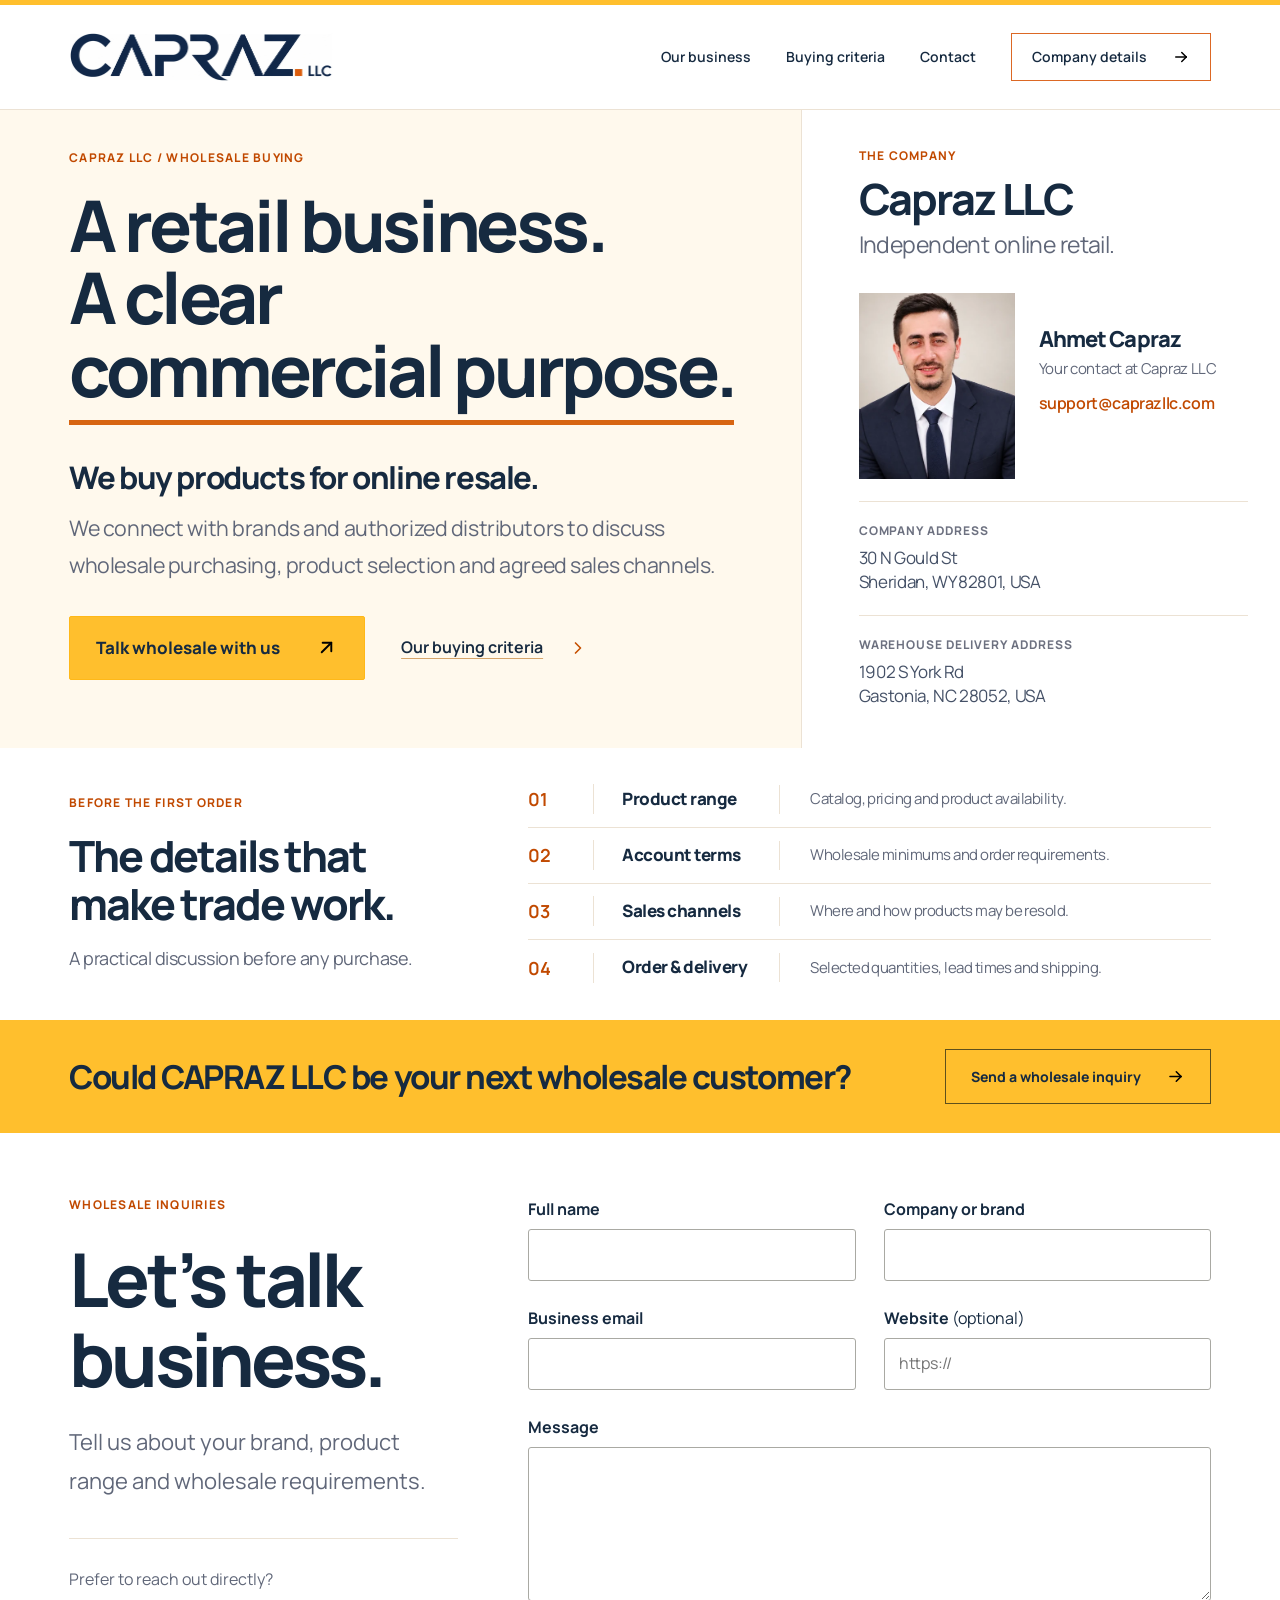
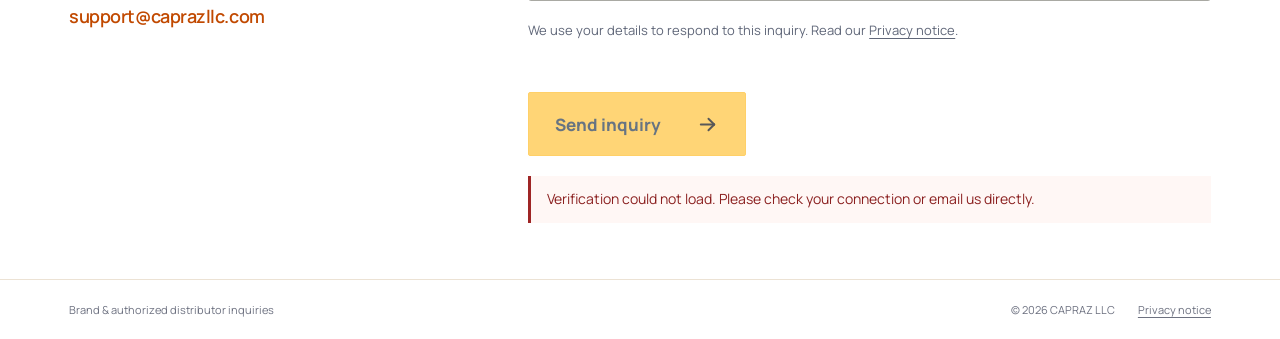
<file: index.html>
<!doctype html>
<html lang="en">
<head>
<meta charset="utf-8">
<meta name="viewport" content="width=device-width,initial-scale=1">
<title>CAPRAZ LLC | Wholesale purchasing &amp; online retail</title>
<meta name="description" content="CAPRAZ LLC buys products for online resale. Connect with us about wholesale purchasing, product selection, account terms and agreed sales channels.">
<meta name="theme-color" content="#162a40">
<link rel="canonical" href="https://caprazllc.com/">
<meta property="og:type" content="website">
<meta property="og:title" content="CAPRAZ LLC — Wholesale purchasing &amp; online retail">
<meta property="og:description" content="A retail business. A clear commercial purpose. Talk wholesale with CAPRAZ LLC.">
<meta property="og:url" content="https://caprazllc.com/">
<meta property="og:image" content="https://caprazllc.com/assets/share-orange.png">
<meta property="og:image:alt" content="CAPRAZ LLC">
<meta name="twitter:card" content="summary_large_image">
<link rel="icon" href="assets/favicon.ico">
<link rel="icon" type="image/png" sizes="32x32" href="assets/icon-32.png">
<link rel="apple-touch-icon" href="assets/icon-180.png">
<link rel="preload" href="assets/fonts/manrope-variable.ttf" as="font" type="font/ttf" crossorigin>
<link rel="stylesheet" href="styles.css?v=20261023-7">
<script src="contact-config.js?v=20261023-7"></script>
<script src="script.js?v=20261023-7" defer></script>
<script type="application/ld+json">{"@context":"https://schema.org","@type":"Organization","name":"CAPRAZ LLC","url":"https://caprazllc.com/","email":"support@caprazllc.com","logo":"https://caprazllc.com/assets/capraz-logo-orange.png","address":{"@type":"PostalAddress","streetAddress":"30 N Gould St","addressLocality":"Sheridan","addressRegion":"WY","postalCode":"82801","addressCountry":"US"}}</script>
</head>
<body id="top">
<a class="skip" href="#main">Skip to content</a>
<header class="site-header">
  <div class="wrap nav-row">
    <a class="brand" href="#top" aria-label="CAPRAZ LLC home"><img src="assets/capraz-logo-orange.webp" alt="CAPRAZ LLC" width="2153" height="400"></a>
    <button class="menu-toggle" type="button" aria-expanded="false" aria-controls="navigation"><span>Menu</span><img class="icon" src="assets/icons/menu-2.svg" width="22" height="22" alt=""></button>
    <nav id="navigation" aria-label="Main navigation">
      <a href="#business">Our business</a>
      <a href="#buying-criteria">Buying criteria</a>
      <a href="#contact">Contact</a>
      <a class="nav-contact" href="#company">Company details <img class="icon" src="assets/icons/arrow-right.svg" width="20" height="20" alt=""></a>
    </nav>
  </div>
</header>
<main id="main" tabindex="-1">
  <section class="business-hero" id="business" aria-labelledby="hero-title">
    <div class="hero-message">
      <p class="eyebrow">CAPRAZ LLC / Wholesale buying</p>
      <h1 id="hero-title">A retail business.<br>A clear<br><span>commercial purpose.</span></h1>
      <p class="hero-statement">We buy products for online resale.</p>
      <p class="hero-intro">We connect with brands and authorized distributors to discuss wholesale purchasing, product selection and agreed sales channels.</p>
      <div class="hero-actions">
        <a class="button" href="#inquiry">Talk wholesale with us <img class="icon" src="assets/icons/arrow-up-right.svg" width="24" height="24" alt=""></a>
        <a class="quiet-link" href="#buying-criteria"><span>Our buying criteria</span><img class="icon" src="assets/icons/chevron-right-orange.svg" width="20" height="20" alt=""></a>
      </div>
    </div>
    <aside class="company-panel" id="company" aria-labelledby="company-title">
      <div class="company-inner">
        <p class="eyebrow">The company</p>
        <h2 id="company-title">Capraz LLC</h2>
        <p class="company-description">Independent online retail.</p>
        <div class="contact-person">
          <div class="portrait-slot"><img class="contact-portrait" src="assets/ahmet-capraz-480.webp" srcset="assets/ahmet-capraz-480.webp 480w, assets/ahmet-capraz-800.webp 800w" sizes="(max-width: 760px) 120px, 156px" width="1122" height="1402" alt="Ahmet Capraz, your contact at CAPRAZ LLC" fetchpriority="high"></div>
          <div class="person-details"><h3>Ahmet Capraz</h3><p>Your contact at Capraz LLC</p><a class="email-link" href="mailto:support@caprazllc.com">support@caprazllc.com</a></div>
        </div>
        <div class="address-block"><h3>Company address</h3><address>30 N Gould St<br>Sheridan, WY 82801, USA</address></div>
        <div class="address-block"><h3>Warehouse delivery address</h3><address>1902 S York Rd<br>Gastonia, NC 28052, USA</address></div>
      </div>
    </aside>
  </section>
  <section class="buying-criteria" id="buying-criteria" aria-labelledby="criteria-title">
    <div class="wrap criteria-layout">
      <div class="criteria-intro"><p class="eyebrow">Before the first order</p><h2 id="criteria-title">The details that<br>make trade work.</h2><p>A practical discussion before any purchase.</p></div>
      <ol class="criteria-list">
        <li><span class="criterion-number" aria-hidden="true">01</span><h3>Product range</h3><p>Catalog, pricing and product availability.</p></li>
        <li><span class="criterion-number" aria-hidden="true">02</span><h3>Account terms</h3><p>Wholesale minimums and order requirements.</p></li>
        <li><span class="criterion-number" aria-hidden="true">03</span><h3>Sales channels</h3><p>Where and how products may be resold.</p></li>
        <li><span class="criterion-number" aria-hidden="true">04</span><h3>Order &amp; delivery</h3><p>Selected quantities, lead times and shipping.</p></li>
      </ol>
    </div>
  </section>
  <section class="trade-contact" id="contact" aria-labelledby="contact-title">
    <div class="wrap trade-contact-row">
      <h2 id="contact-title">Could CAPRAZ LLC be your next wholesale customer?</h2>
      <a class="contact-button" href="#inquiry"><span>Send a wholesale inquiry</span><img class="icon" src="assets/icons/arrow-right.svg" width="20" height="20" alt=""></a>
    </div>
  </section>
  <section class="inquiry-section" id="inquiry" aria-labelledby="inquiry-title">
    <div class="wrap inquiry-layout">
      <div class="inquiry-copy"><p class="eyebrow">Wholesale inquiries</p><h2 id="inquiry-title">Let’s talk<br>business.</h2><p>Tell us about your brand, product range and wholesale requirements.</p><div class="direct-contact"><p>Prefer to reach out directly?</p><a class="email-link" href="mailto:support@caprazllc.com">support@caprazllc.com</a></div></div>
      <div class="inquiry-body">
        <p id="form-availability" class="form-note" role="status">You can also contact us directly at support@caprazllc.com.</p>
        <form method="post" id="wholesale-form" aria-label="Wholesale inquiry" aria-describedby="form-privacy">
          <fieldset id="inquiry-fields" disabled>
          <div class="form-grid">
            <label>Full name<input name="name" autocomplete="name" maxlength="100" required></label>
            <label>Company or brand<input name="company" autocomplete="organization" maxlength="160" required></label>
            <label>Business email<input name="email" type="email" autocomplete="email" maxlength="254" required></label>
            <label>Website <span>(optional)</span><input name="website" type="url" autocomplete="url" placeholder="https://" maxlength="500"></label>
            <label class="full-field">Message<textarea name="message" rows="5" minlength="10" maxlength="4000" required></textarea></label>
          </div>
          <div class="form-trap" aria-hidden="true"><label>Leave this field empty<input name="companyFax" tabindex="-1" autocomplete="off"></label></div>
          <p id="form-privacy" class="privacy-note">We use your details to respond to this inquiry. Read our <a href="privacy.html">Privacy notice</a>.</p>
          
          <div id="inquiry-verification" role="group" aria-label="Security verification"></div>
          <button class="button form-submit" type="submit" disabled><span>Send inquiry</span><img class="icon" src="assets/icons/arrow-right.svg" alt="" width="20" height="20"></button>
          </fieldset>
          <p id="inquiry-error" class="form-error" role="alert" hidden></p>
          <noscript><p>Please enable JavaScript to use this form, or email <a href="mailto:support@caprazllc.com">support@caprazllc.com</a>.</p></noscript>
        </form>
        <div id="inquiry-success" class="inquiry-success" tabindex="-1" hidden><h3>Thank you for getting in touch.</h3><p id="inquiry-success-copy">Your inquiry has been submitted to CAPRAZ LLC.</p><button type="button" class="button" id="new-inquiry">Send another inquiry</button></div>
      </div>
    </div>
  </section>
</main>
<footer class="site-footer"><div class="wrap footer-bottom"><p>Brand &amp; authorized distributor inquiries</p><div><span>© 2026 CAPRAZ LLC</span><a href="privacy.html">Privacy notice</a></div></div></footer>
</body>
</html>
</file>
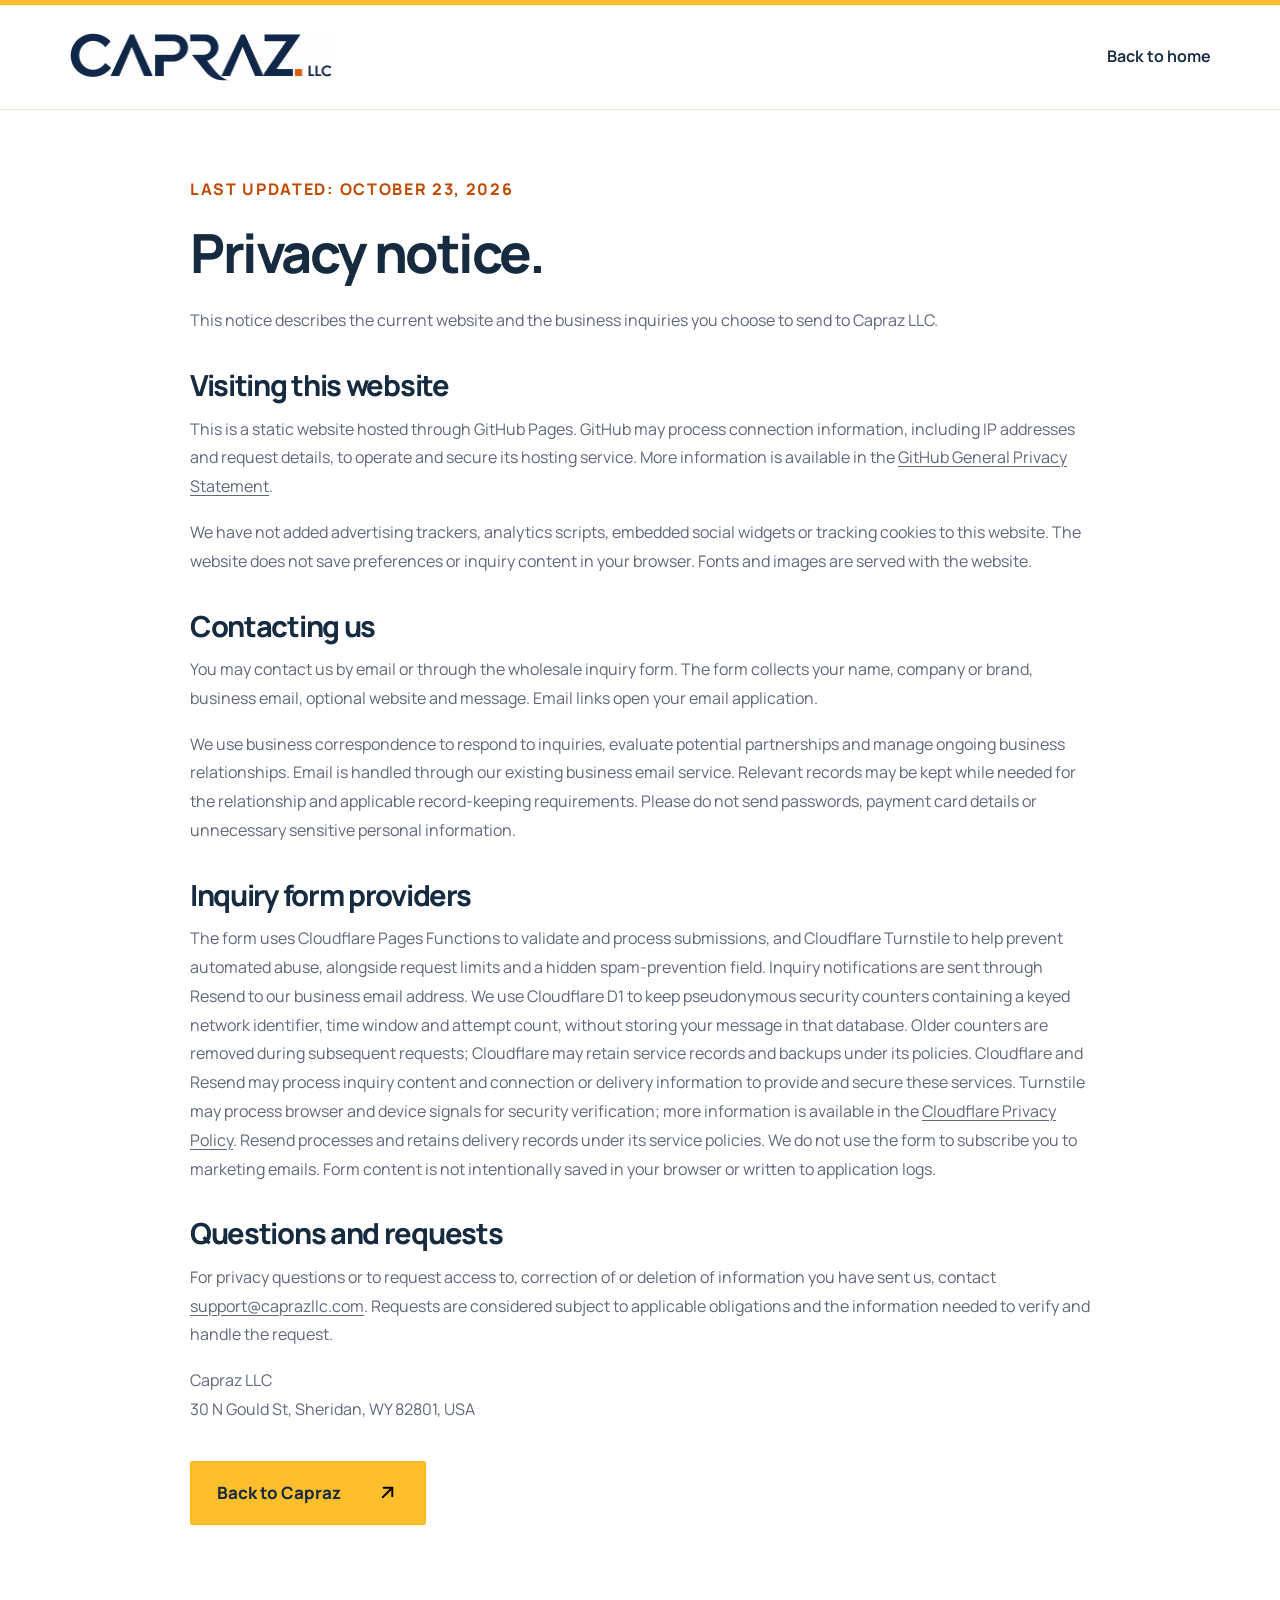
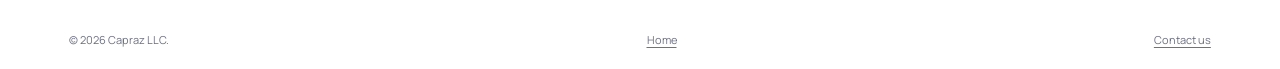
<file: privacy.html>
<!doctype html><html lang="en"><head><meta charset="utf-8"><meta name="viewport" content="width=device-width,initial-scale=1"><title>Privacy notice | Capraz LLC</title><meta name="description" content="How Capraz LLC handles this website and business email inquiries."><link rel="canonical" href="https://caprazllc.com/privacy.html"><link rel="icon" href="assets/favicon.ico"><link rel="stylesheet" href="styles.css?v=20261023-7"></head><body><header class="site-header"><div class="wrap nav-row"><a class="brand" href="./" aria-label="Capraz LLC home"><img src="assets/capraz-logo-orange.webp" width="2153" height="400" alt="Capraz LLC"></a><a class="quiet-link" href="./">Back to home</a></div></header><main class="wrap legal"><p class="eyebrow">Last updated: October 23, 2026</p><h1>Privacy notice.</h1><p>This notice describes the current website and the business inquiries you choose to send to Capraz LLC.</p><h2>Visiting this website</h2><p>This is a static website hosted through GitHub Pages. GitHub may process connection information, including IP addresses and request details, to operate and secure its hosting service. More information is available in the <a href="https://docs.github.com/en/site-policy/privacy-policies/github-general-privacy-statement">GitHub General Privacy Statement</a>.</p><p>We have not added advertising trackers, analytics scripts, embedded social widgets or tracking cookies to this website. The website does not save preferences or inquiry content in your browser. Fonts and images are served with the website.</p><h2>Contacting us</h2><p>You may contact us by email or through the wholesale inquiry form. The form collects your name, company or brand, business email, optional website and message. Email links open your email application.</p><p>We use business correspondence to respond to inquiries, evaluate potential partnerships and manage ongoing business relationships. Email is handled through our existing business email service. Relevant records may be kept while needed for the relationship and applicable record-keeping requirements. Please do not send passwords, payment card details or unnecessary sensitive personal information.</p><h2>Inquiry form providers</h2><p>The form uses Cloudflare Pages Functions to validate and process submissions, and Cloudflare Turnstile to help prevent automated abuse, alongside request limits and a hidden spam-prevention field. Inquiry notifications are sent through Resend to our business email address. We use Cloudflare D1 to keep pseudonymous security counters containing a keyed network identifier, time window and attempt count, without storing your message in that database. Older counters are removed during subsequent requests; Cloudflare may retain service records and backups under its policies. Cloudflare and Resend may process inquiry content and connection or delivery information to provide and secure these services. Turnstile may process browser and device signals for security verification; more information is available in the <a href="https://www.cloudflare.com/privacypolicy/">Cloudflare Privacy Policy</a>. Resend processes and retains delivery records under its service policies. We do not use the form to subscribe you to marketing emails. Form content is not intentionally saved in your browser or written to application logs.</p><h2>Questions and requests</h2><p>For privacy questions or to request access to, correction of or deletion of information you have sent us, contact <a href="mailto:support@caprazllc.com">support@caprazllc.com</a>. Requests are considered subject to applicable obligations and the information needed to verify and handle the request.</p><p>Capraz LLC<br>30 N Gould St, Sheridan, WY 82801, USA</p><a class="button" href="./">Back to Capraz <img class="icon" src="/assets/icons/arrow-up-right.svg" width="20" height="20" alt=""></a></main><footer class="site-footer"><div class="wrap footer-bottom"><span>© 2026 Capraz LLC.</span><a href="./">Home</a><a href="mailto:support@caprazllc.com">Contact us</a></div></footer></body></html>
</file>
<file: styles.css>
@font-face{font-family:Manrope;src:url("assets/fonts/manrope-variable.ttf") format("truetype");font-weight:200 800;font-style:normal;font-display:swap}
:root{--ink:#162a40;--text:#606779;--muted:#6d7180;--orange:#c14900;--amber:#ffbf2d;--cream:#fff9ed;--line:#ece2d4;--gutter:clamp(24px,5.4vw,96px);--max:1400px}
*{box-sizing:border-box}html{scroll-behavior:smooth;scroll-padding-top:128px}body{margin:0;background:#fff;color:var(--ink);font-family:Manrope,"Segoe UI",Arial,sans-serif;font-size:16px;line-height:1.6;-webkit-font-smoothing:antialiased}::selection{background:#ffe1a0;color:var(--ink)}a{color:inherit;text-decoration:none}button{font:inherit}img{display:block;max-width:100%;height:auto}h1,h2,h3,p,figure{margin:0}h1,h2,h3{font-weight:750;letter-spacing:-.045em;line-height:1.12}p{color:var(--text)}.wrap{width:min(calc(100% - var(--gutter)*2),var(--max));margin-inline:auto}.eyebrow{color:var(--orange);font-size:12px;font-weight:750;line-height:1.4;letter-spacing:.105em;text-transform:uppercase}.icon{display:inline-block;vertical-align:middle;width:21px;height:21px;flex:none}
a:focus-visible,button:focus-visible{outline:3px solid var(--ink);outline-offset:5px}.skip{position:fixed;top:-120px;left:20px;z-index:100;background:#fff;border:2px solid var(--orange);padding:12px 20px}.skip:focus{top:12px}#main:focus{outline:none}
.site-header{position:sticky;top:0;z-index:30;background:#fff;border-top:5px solid var(--amber);border-bottom:1px solid var(--line)}.nav-row{height:104px;display:flex;align-items:center;justify-content:space-between;gap:30px}.brand{display:block;width:264px;flex:none}.brand img{width:100%;height:auto}.nav-row nav{display:flex;align-items:center;gap:35px}.nav-row nav a{font-size:14px;font-weight:600;white-space:nowrap;transition:color .16s}.nav-row nav a:hover{color:var(--orange)}.nav-contact{padding:12px 20px;border:1px solid #dc6824;display:inline-flex;align-items:center;gap:25px}.nav-contact .icon{width:18px;height:18px}.menu-toggle{display:none}
.business-hero{display:grid;grid-template-columns:minmax(0,1.67fr) minmax(0,1fr);background:var(--cream)}.hero-message{padding:40px 62px 60px max(var(--gutter),calc((100vw - var(--max))/2));min-width:0}.hero-message h1{font-size:clamp(48px,5.57vw,84px);line-height:1.015;letter-spacing:-.047em;margin-top:22px;max-width:1000px}.hero-message h1 span{display:inline-block;border-bottom:5px solid #d76512;padding-bottom:14px;white-space:nowrap}.hero-statement{font-size:clamp(23px,2.43vw,35px);font-weight:750;line-height:1.3;letter-spacing:-.045em;color:var(--ink);margin-top:32px}.hero-intro{font-size:clamp(17px,1.58vw,23px);line-height:1.7;letter-spacing:-.02em;margin-top:13px;max-width:760px}.hero-actions{display:flex;align-items:center;gap:36px;flex-wrap:wrap;margin-top:33px}
.button{background:var(--amber);color:var(--ink);border:1px solid #ffb818;min-height:64px;padding:17px 26px;display:inline-flex;justify-content:space-between;align-items:center;gap:35px;border-radius:2px;font-size:17px;font-weight:750;line-height:1.5;transition:background .16s}.button:hover{background:#ffcf5d}.button .icon{width:23px;height:23px}.quiet-link{font-size:16px;font-weight:650;display:inline-flex;align-items:center;gap:25px;line-height:1.6}.quiet-link span{text-decoration:underline;text-underline-offset:5px;text-decoration-color:#d6a56b}.quiet-link:hover{color:var(--orange)}.quiet-link .icon{width:20px;height:20px}
.company-panel{background:#fff;border-left:1px solid var(--line);padding:38px max(32px,calc((100vw - var(--max))/2)) 40px 57px;min-width:0;scroll-margin-top:128px}.company-inner{max-width:425px}.company-panel h2{font-size:43px;line-height:1.15;margin-top:9px;letter-spacing:-.05em}.company-description{font-size:23px;letter-spacing:-.025em;line-height:1.5;margin-top:4px}.contact-person{display:flex;align-items:center;gap:24px;margin-top:31px}.contact-portrait{width:156px;aspect-ratio:4/5;height:195px;object-fit:cover;object-position:center;flex:none}.person-details{min-width:0}.person-details h3{font-size:22px;font-weight:800;letter-spacing:-.04em;line-height:1.35}.person-details p{font-size:15px;line-height:1.5;margin-top:4px;letter-spacing:-.02em}.email-link{display:inline-block;color:var(--orange);font-size:16px;line-height:1.5;margin-top:10px;letter-spacing:-.025em;font-weight:600}.email-link:hover{text-decoration:underline;text-underline-offset:4px}.address-block{border-top:1px solid var(--line);margin-top:22px;padding-top:20px}.address-block h3{font-size:12px;font-weight:750;letter-spacing:.08em;line-height:1.5;text-transform:uppercase;color:var(--muted)}address{font-style:normal;color:#455167;font-size:17px;line-height:1.4;letter-spacing:-.02em;margin-top:6px}
.buying-criteria{padding:32px 0}.criteria-layout{display:grid;grid-template-columns:minmax(0,.57fr) minmax(0,1fr);gap:70px;align-items:center}.criteria-intro h2{font-size:43px;line-height:1.12;margin-top:20px;letter-spacing:-.05em}.criteria-intro>p:last-child{font-size:18px;letter-spacing:-.025em;margin-top:16px;line-height:1.6}.criteria-list{list-style:none;margin:0;padding:0}.criteria-list li{display:grid;grid-template-columns:66px 186px minmax(0,1fr);align-items:center;min-height:60px;border-bottom:1px solid var(--line)}.criteria-list li:last-child{border-bottom:0}.criterion-number{font-size:18px;color:var(--orange);font-weight:650;border-right:1px solid var(--line);line-height:30px}.criteria-list h3{font-size:17px;line-height:1.7;letter-spacing:-.03em;padding-inline:28px;border-right:1px solid var(--line);font-weight:800}.criteria-list p{font-size:15px;line-height:1.6;letter-spacing:-.035em;padding-left:30px}
.trade-contact{background:var(--amber);padding:29px 0}.trade-contact-row{display:grid;grid-template-columns:minmax(0,1fr) auto;align-items:center;gap:25px}.trade-contact h2{font-size:clamp(24px,2.57vw,39px);line-height:1.2;letter-spacing:-.045em}.contact-button{display:flex;align-items:center;justify-content:space-between;gap:25px;font-size:14px;line-height:1.5;font-weight:750;border:1px solid #5e501c;padding:16px 25px;transition:background .16s}.contact-button:hover{background:#ffda7b}.contact-button .icon{width:19px;height:19px}.site-footer{background:#fff}.footer-bottom{display:flex;align-items:center;justify-content:space-between;gap:25px;padding-block:21px;font-size:11px;line-height:1.6;color:var(--muted)}.footer-bottom p{font-size:11px;color:var(--muted)}.footer-bottom>div{display:flex;align-items:center;gap:23px}.footer-bottom a{text-decoration:underline;text-underline-offset:3px}.footer-bottom a:hover{color:var(--orange)}
.legal{max-width:900px;padding-block:65px 85px}.legal .eyebrow{margin-bottom:18px}.legal h1{font-size:54px;margin-bottom:24px}.legal h2{font-size:29px;margin-top:34px;margin-bottom:13px}.legal p,.legal li{font-size:16px;line-height:1.8;margin-bottom:17px}.legal p a{text-decoration:underline;text-underline-offset:3px}.legal .button{margin-top:20px}
@media(min-width:1600px){.business-hero{grid-template-columns:minmax(0,1.67fr) minmax(0,1fr)}.hero-message{padding-left:max(var(--gutter),calc((100vw - 1500px)/2))}.company-panel{padding-right:max(var(--gutter),calc((100vw - 1500px)/2))}}
@media(max-width:1200px) and (min-width:761px){.brand{width:215px}.nav-row nav{gap:23px}.nav-row nav a{font-size:12px}.nav-contact{padding:11px 14px;gap:15px}.business-hero{grid-template-columns:minmax(0,1.5fr) minmax(0,1fr)}.hero-message{padding-right:35px;padding-top:35px;padding-bottom:40px}.hero-message h1{font-size:5.35vw}.hero-statement{font-size:2.42vw}.hero-intro{font-size:18px}.hero-actions{gap:23px;margin-top:29px}.hero-actions .button{font-size:14px;gap:24px;min-height:58px;padding:15px 20px}.quiet-link{font-size:14px;gap:15px}.company-panel{padding:34px 27px 35px 34px}.company-panel h2{font-size:36px}.company-description{font-size:19px}.contact-person{gap:16px;margin-top:25px;align-items:flex-start}.contact-portrait{width:110px;height:137.5px}.person-details{padding-top:9px}.person-details h3{font-size:18px}.person-details p{font-size:12px}.email-link{font-size:12px;margin-top:8px}.address-block{padding-top:17px;margin-top:19px}.address-block h3{font-size:10px}address{font-size:15px}.criteria-layout{gap:37px;grid-template-columns:minmax(0,.55fr) minmax(0,1fr)}.criteria-intro h2{font-size:35px}.criteria-intro>p:last-child{font-size:16px}.criteria-list li{grid-template-columns:43px 145px minmax(0,1fr);min-height:68px}.criterion-number{font-size:16px}.criteria-list h3{font-size:14px;padding-inline:18px;line-height:1.5}.criteria-list p{font-size:13px;padding-left:19px}.trade-contact-row{gap:25px}.trade-contact h2{font-size:26px;max-width:650px}.contact-button{font-size:12px;padding:15px 19px;gap:20px}}
@media(max-width:900px) and (min-width:761px){.nav-row{height:86px;gap:20px}.brand{width:180px}.nav-row nav{gap:16px}.nav-row nav a{font-size:11px}.nav-contact{gap:10px;padding:10px 12px}.hero-message{padding-right:24px;padding-left:var(--gutter)}.hero-message h1{font-size:5.3vw}.hero-intro{font-size:16px}.hero-actions{gap:20px}.company-panel{padding-left:23px;padding-right:22px}.company-panel h2{font-size:31px}.company-description{font-size:17px}.contact-person{display:block}.contact-portrait{width:100px;height:125px}.person-details{padding-top:12px}.person-details p{font-size:12px}.email-link{font-size:13px}.criteria-layout{gap:25px;grid-template-columns:minmax(0,.55fr) minmax(0,1fr)}.criteria-intro h2{font-size:30px}.criteria-list li{grid-template-columns:32px 119px minmax(0,1fr)}.criteria-list h3{padding-inline:12px;font-size:13px}.criteria-list p{padding-left:14px;font-size:12px}.trade-contact h2{font-size:24px}.contact-button{max-width:260px;gap:15px}}
@media(max-width:760px){:root{--gutter:24px}html{scroll-padding-top:104px}.site-header{border-top-width:4px}.nav-row{height:80px;gap:20px;position:relative}.brand{width:190px}.menu-toggle{border:1px solid var(--line);background:#fff;color:var(--ink);padding:10px 12px;display:none;align-items:center;gap:9px;font-size:12px;font-weight:650;line-height:1.5}.menu-toggle .icon{width:20px;height:20px}.js .menu-toggle{display:flex}.nav-row nav{width:100%;display:flex;flex-wrap:wrap;gap:12px 22px;padding-block:15px}.nav-row:has(nav):not(.js .nav-row){flex-wrap:wrap;height:auto;min-height:80px;padding-top:20px}.js .nav-row nav{position:absolute;top:80px;left:calc(-1*var(--gutter));width:calc(100% + var(--gutter)*2);padding:18px var(--gutter) 25px;background:#fff;border-bottom:1px solid var(--line);display:none;align-items:stretch;flex-direction:column;gap:0}.js .nav-row nav[data-open="true"]{display:flex}.nav-row nav a{font-size:14px;padding:13px 0}.nav-contact{border:0;border-top:1px solid var(--line);margin-top:5px;gap:15px;justify-content:space-between}.business-hero{display:block}.hero-message{padding:35px var(--gutter) 38px}.eyebrow{font-size:10px;letter-spacing:.1em}.hero-message h1{font-size:clamp(35px,8.1vw,58px);line-height:1.08;letter-spacing:-.05em;margin-top:21px}.hero-message h1 span{padding-bottom:12px;border-bottom-width:3px;white-space:normal}.hero-statement{font-size:25px;letter-spacing:-.04em;margin-top:25px;line-height:1.3;max-width:500px}.hero-intro{font-size:16px;line-height:1.75;letter-spacing:-.015em;margin-top:14px;max-width:570px}.hero-actions{gap:25px;margin-top:26px;align-items:center}.button{font-size:14px;padding:15px 21px;min-height:56px;gap:28px}.button .icon{width:20px;height:20px}.quiet-link{font-size:13px;gap:13px}.company-panel{padding:32px var(--gutter) 35px;border-left:0;border-top:1px solid var(--line);scroll-margin-top:104px}.company-inner{max-width:none}.company-panel h2{font-size:34px;line-height:1.2;margin-top:10px}.company-description{font-size:18px;margin-top:5px}.contact-person{gap:22px;margin-top:23px}.contact-portrait{width:120px;height:150px;aspect-ratio:4/5}.person-details h3{font-size:20px}.person-details p{font-size:13px;line-height:1.5;margin-top:5px}.email-link{font-size:14px;margin-top:9px;overflow-wrap:anywhere}.address-block{padding-top:19px;margin-top:22px}.address-block h3{font-size:10px;letter-spacing:.075em}address{font-size:15px;line-height:1.5;margin-top:7px}.buying-criteria{padding:36px 0 30px;border-top:1px solid var(--line)}.criteria-layout{display:block}.criteria-intro h2{font-size:34px;line-height:1.15;margin-top:17px}.criteria-intro h2 br{display:none}.criteria-intro>p:last-child{font-size:16px;line-height:1.6;margin-top:15px}.criteria-list{margin-top:25px}.criteria-list li{grid-template-columns:34px minmax(0,1fr);gap:0 15px;min-height:0;align-items:start;padding:16px 0}.criterion-number{grid-row:1/3;line-height:27px;font-size:15px;padding-right:10px}.criteria-list h3{border:0;padding:0;font-size:16px;line-height:1.5;letter-spacing:-.025em}.criteria-list p{grid-column:2;padding:0;font-size:14px;line-height:1.7;letter-spacing:-.015em;margin-top:4px}.trade-contact{padding:31px 0 34px}.trade-contact-row{display:block}.trade-contact h2{font-size:30px;line-height:1.25;letter-spacing:-.045em;max-width:580px}.contact-button{display:inline-flex;max-width:100%;font-size:12px;line-height:1.6;padding:15px 17px;gap:20px;margin-top:23px}.contact-button .icon{width:18px;height:18px}.footer-bottom{align-items:flex-start;flex-direction:column;gap:12px;padding-block:23px;font-size:10px}.footer-bottom p{font-size:10px}.footer-bottom>div{width:100%;justify-content:space-between;gap:15px}.legal{padding-block:40px 60px}.legal h1{font-size:38px}.legal h2{font-size:25px}.legal p,.legal li{font-size:14px}}
@media(max-width:370px){:root{--gutter:20px}.brand{width:166px}.menu-toggle{font-size:11px;padding:9px 10px;gap:7px}.hero-message h1{font-size:31px}.hero-statement{font-size:23px}.contact-person{gap:17px}.contact-portrait{width:103px;height:129px}.person-details h3{font-size:18px}.person-details p{font-size:12px}.email-link{font-size:12px}.contact-button{font-size:11px;gap:16px;padding-inline:14px}.trade-contact h2{font-size:28px}.criteria-intro h2{font-size:31px}}
@media(prefers-reduced-motion:reduce){html{scroll-behavior:auto}*,*::before,*::after{transition:none!important;animation:none!important}}
@media print{.site-header,.hero-actions,.skip,.contact-button{display:none}.wrap{width:92%}.business-hero{grid-template-columns:1.5fr 1fr}.hero-message{padding:20px}.hero-message h1{font-size:35px}.hero-statement{font-size:22px}.hero-intro{font-size:14px}.company-panel{padding:20px}.contact-portrait{width:90px;height:112px}.person-details h3{font-size:16px}.person-details p,.email-link{font-size:11px}.company-panel h2{font-size:27px}.company-description{font-size:16px}.criteria-layout{gap:25px}.criteria-intro h2{font-size:28px}.criteria-list li{grid-template-columns:30px 120px 1fr}.criteria-list h3,.criteria-list p{font-size:11px;padding-inline:10px}.trade-contact{background:#fff}.trade-contact h2{font-size:22px}}

/* V3 visual comparison refinements. */
@media(min-width:1201px){.hero-intro{font-size:clamp(20px,1.67vw,24px)}.person-details{padding-top:32px}.contact-person{align-items:flex-start}.buying-criteria{padding-block:24px}.criteria-list li{min-height:56px}}
.portrait-slot{width:156px;height:186px;overflow:hidden;flex:none}.portrait-slot .contact-portrait{width:100%;height:100%;object-fit:cover;transform:scale(1.26);transform-origin:center 20%}
@media(max-width:1200px) and (min-width:761px){.portrait-slot{width:110px;height:137.5px}}
@media(max-width:900px) and (min-width:761px){.portrait-slot{width:100px;height:125px}}
@media(max-width:760px){.portrait-slot{width:120px;height:150px}.person-details{padding-top:0}}
@media(max-width:370px){.portrait-slot{width:103px;height:129px}}

/* Approved wholesale inquiry extension. */
.inquiry-section{padding:64px 0 56px;border-bottom:1px solid var(--line)}.inquiry-layout{display:grid;grid-template-columns:minmax(0,.57fr) minmax(0,1fr);gap:70px;align-items:start}.inquiry-copy h2{font-size:clamp(42px,4.8vw,68px);line-height:1.08;margin:25px 0 24px;letter-spacing:-.05em}.inquiry-copy>p:not(.eyebrow){font-size:20px;line-height:1.75;max-width:420px}.direct-contact{border-top:1px solid var(--line);padding-top:28px;margin-top:38px}.direct-contact p{font-size:16px}.direct-contact .email-link{font-size:18px}.form-note{font-size:13px;line-height:1.6;margin-bottom:18px}.form-note:empty{display:none}.form-grid{display:grid;grid-template-columns:1fr 1fr;gap:25px 28px}.form-grid label{font-size:15px;font-weight:700;line-height:1.5;min-width:0}.form-grid label span{font-weight:400}.form-grid input,.form-grid textarea{display:block;margin-top:8px;width:100%;border:1px solid #a9a9a3;border-radius:3px;background:#fff;color:var(--ink);font:inherit;font-size:16px;font-weight:400;padding:12px 14px;line-height:1.6}.form-grid input{min-height:52px}.form-grid textarea{min-height:144px;resize:vertical}.form-grid input:focus,.form-grid textarea:focus{outline:2px solid var(--ink);outline-offset:2px}.full-field{grid-column:1/-1}#inquiry-fields{padding:0;margin:0;border:0;min-width:0}.privacy-note{font-size:13px;line-height:1.8;margin-top:18px}.privacy-note a{text-decoration:underline;text-underline-offset:3px}#inquiry-verification{margin-top:20px;min-height:10px}.form-submit{margin-top:20px;min-width:200px}.form-submit:disabled{opacity:.65;cursor:not-allowed}.form-error{border-left:3px solid #9e2525;padding:12px 16px;margin-top:20px;color:#8b2020;font-size:14px;background:#fff7f5}.inquiry-success{border-top:3px solid var(--orange);padding:28px 0}.inquiry-success h3{font-size:30px;line-height:1.3}.inquiry-success p{margin:18px 0 25px}.inquiry-success:focus{outline:3px solid var(--ink);outline-offset:8px}[hidden]{display:none!important}.form-trap{position:absolute;width:1px;height:1px;overflow:hidden;clip-path:inset(50%);white-space:nowrap}
@media(max-width:1000px){.inquiry-layout{gap:38px;grid-template-columns:.6fr 1fr}.form-grid{gap:20px 18px}.inquiry-copy>p:not(.eyebrow){font-size:17px}}
@media(max-width:760px){.inquiry-section{padding:38px 0}.inquiry-layout{display:block}.inquiry-copy h2{font-size:42px;margin:20px 0}.inquiry-copy h2 br{display:none}.inquiry-copy>p:not(.eyebrow){font-size:17px}.direct-contact{margin:25px 0 35px;padding-top:22px}.direct-contact .email-link{font-size:16px}.form-grid{grid-template-columns:1fr;gap:20px}.form-grid label{font-size:14px}.privacy-note{font-size:12px}.inquiry-success h3{font-size:26px}}

@media(min-width:1001px){.inquiry-copy h2{font-size:clamp(42px,5.8vw,82px)}.inquiry-copy>p:not(.eyebrow){font-size:22px}.form-grid label{font-size:16px}}
</file>
